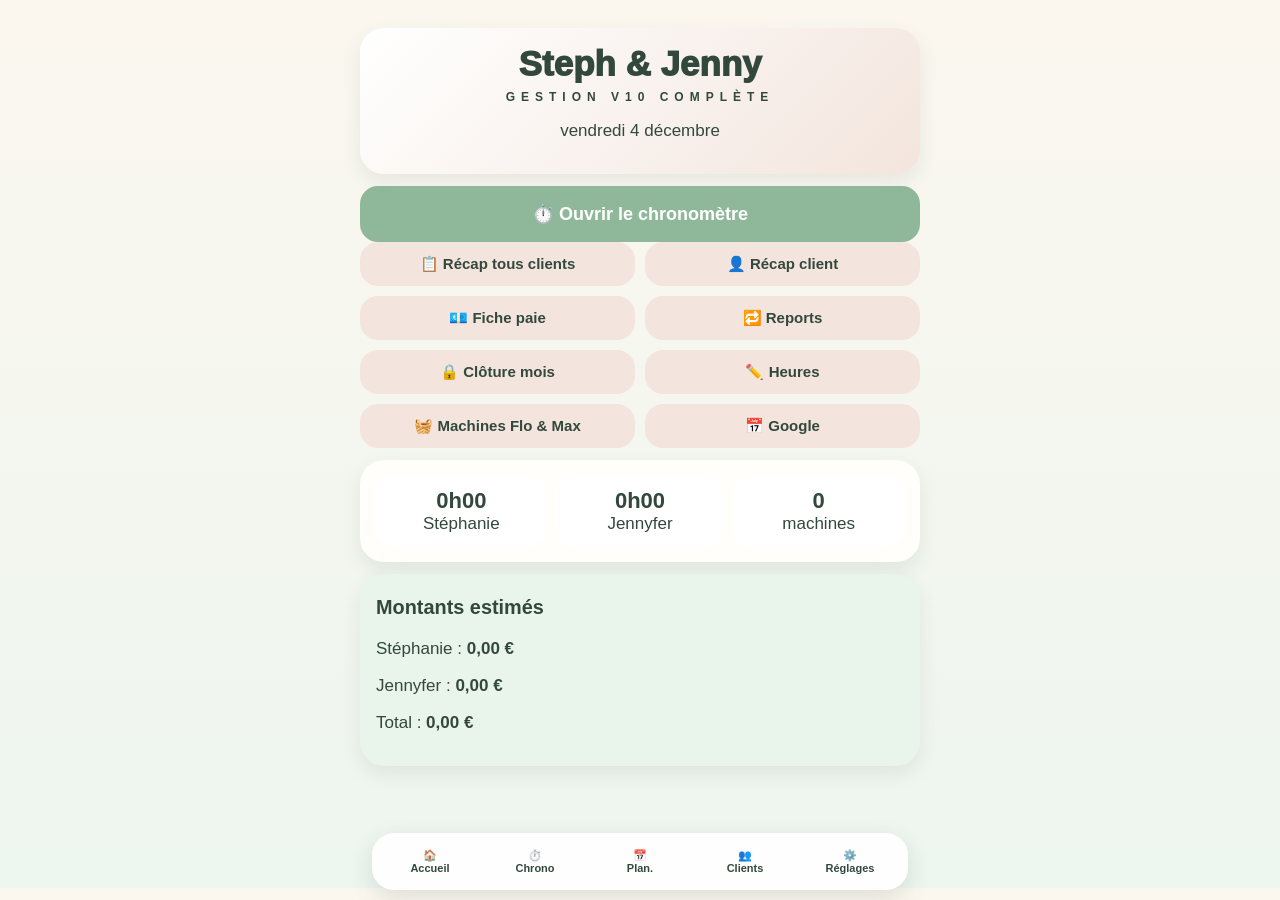
<file: Steph_Jenny_Gestion_V10_Complete/index.html>
<!doctype html><html lang="fr"><head>
<meta charset="utf-8"><meta name="viewport" content="width=device-width,initial-scale=1">
<meta name="theme-color" content="#8FB89A"><title>Steph & Jenny V10 Complète Planning corrigé</title>
<link rel="manifest" href="manifest.json"><link rel="apple-touch-icon" href="icon.svg"><link rel="stylesheet" href="styles.css">
<script src="https://accounts.google.com/gsi/client" async defer></script>
</head><body><div id="app"></div><script src="app.js"></script></body></html>
</file>
<file: Steph_Jenny_Gestion_V10_Complete/styles.css>
body{margin:0;background:linear-gradient(#fbf7ef,#edf6ef);font-family:-apple-system,BlinkMacSystemFont,"Segoe UI",Arial,sans-serif;color:#33483d;font-size:17px}.app{max-width:560px;margin:auto;padding:16px 14px 110px}.hero,.card,.item{background:#fffefa;border-radius:24px;padding:16px;margin:12px 0;box-shadow:0 8px 20px #33483d18}.hero{text-align:center;background:linear-gradient(135deg,#fff,#f3e5dd)}.logo{font-size:35px;font-weight:950}.sub{letter-spacing:6px;font-size:12px;font-weight:900}.small{font-size:14px;opacity:.75}.ok{background:#e9f4eb}.notice{background:#fff8e8;border:1px solid #efd9a8}button{border:0;border-radius:18px;padding:13px;background:#f3e5dd;color:#33483d;font-weight:900;font-size:15px}.big{width:100%;background:#8FB89A;color:white;font-size:18px;padding:17px}.stop{background:#d96c62;color:white}.blue{background:#77A9C9;color:white}.grid{display:grid;grid-template-columns:1fr 1fr;gap:10px}.grid3{display:grid;grid-template-columns:1fr 1fr 1fr;gap:8px;text-align:center}.stat{background:white;border-radius:18px;padding:12px}.stat strong{display:block;font-size:22px}input,select,textarea{width:100%;border:1px solid #d9d1c4;border-radius:16px;padding:13px;font-size:16px}label{display:block;margin:12px 0 6px;font-weight:900}textarea{min-height:80px}.row{display:flex;justify-content:space-between;gap:8px}.pill{padding:5px 9px;border-radius:999px;background:#e8f1e9;font-size:12px;font-weight:900}.nav{position:fixed;left:50%;transform:translateX(-50%);bottom:10px;max-width:520px;width:calc(100% - 24px);display:grid;grid-template-columns:repeat(5,1fr);gap:5px;background:#ffffffdd;padding:8px;border-radius:22px;box-shadow:0 8px 25px #33483d24}.nav button{font-size:11px;background:transparent;padding:8px 2px}table{width:100%;border-collapse:collapse;font-size:13px}td,th{border-bottom:1px solid #eee;padding:8px 4px;text-align:left;vertical-align:top}.tableWrap{overflow:auto}.chrono{font-size:48px;font-weight:950;text-align:center}.money{font-size:26px;font-weight:950}@media print{.nav,button,input,select,textarea,label,.noPrint{display:none!important}.app{padding:0}.card,.hero{box-shadow:none;border:1px solid #ddd}}
hr{border:0;border-top:1px solid #d9d1c4;margin:18px 0}.hero .sub{margin-top:6px}.card h2,.card h3{margin-top:6px}
</file>
